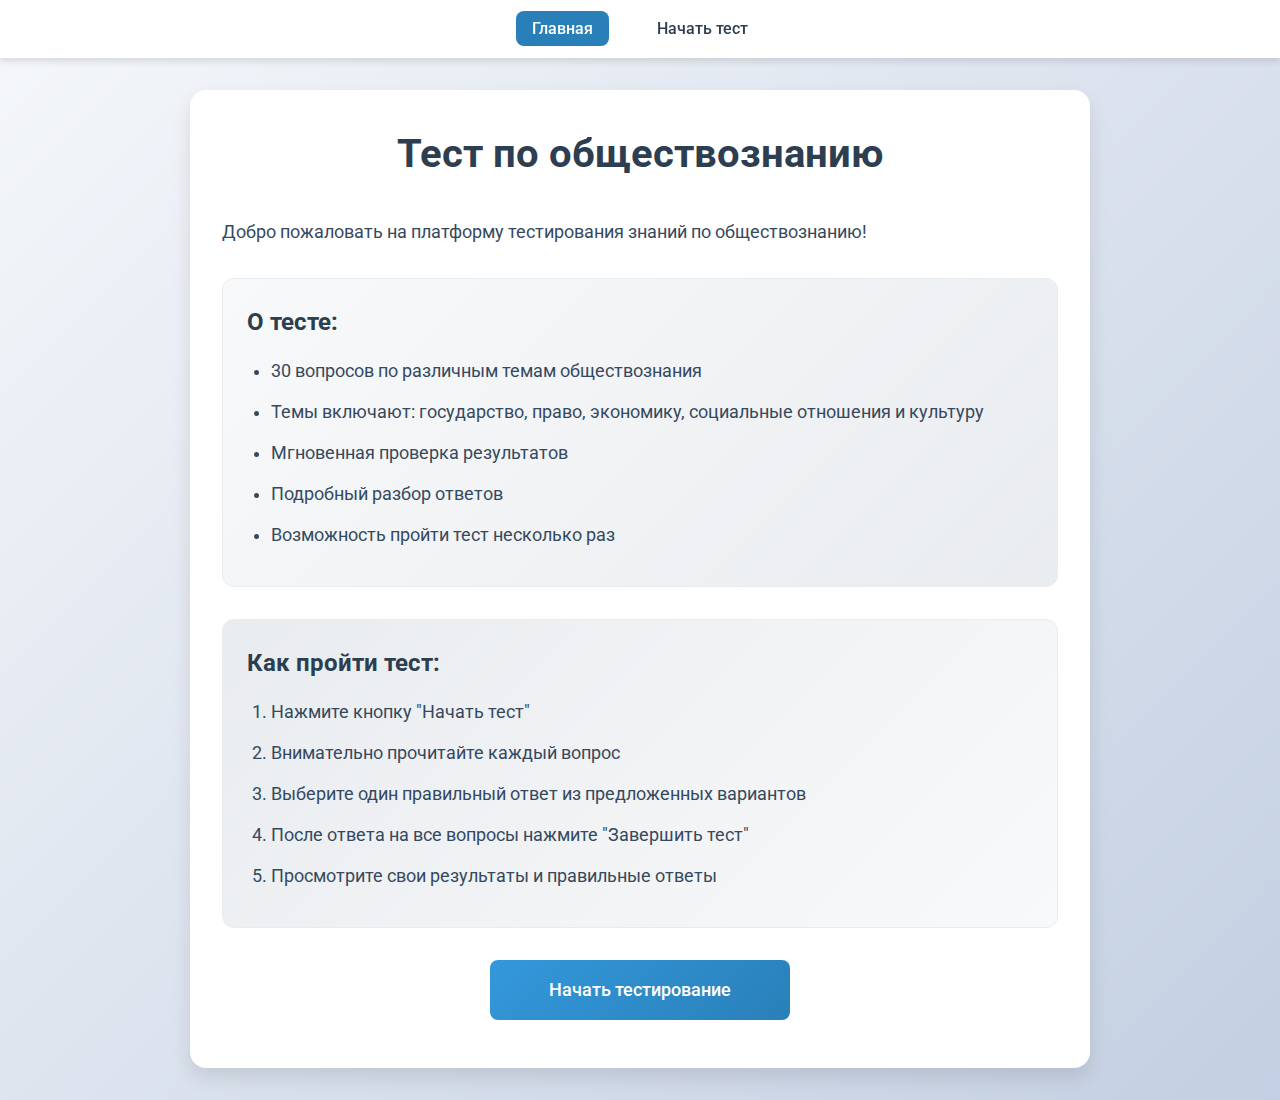
<file: index.html>
<!DOCTYPE html>
<html lang="ru">
<head>
    <meta charset="UTF-8">
    <meta name="viewport" content="width=device-width, initial-scale=1.0">
    <title>Тест по обществознанию</title>
    <link rel="stylesheet" href="styles.css">
    <link href="https://fonts.googleapis.com/css2?family=Roboto:wght@400;500;700&display=swap" rel="stylesheet">
</head>
<body>
    <nav>
        <ul>
            <li><a href="index.html" class="active">Главная</a></li>
            <li><a href="test.html">Начать тест</a></li>
        </ul>
    </nav>
    <main>
        <div class="container">
            <h1>Тест по обществознанию</h1>
            <p>Добро пожаловать на платформу тестирования знаний по обществознанию!</p>
            
            <div class="features">
                <h2>О тесте:</h2>
                <ul>
                    <li>30 вопросов по различным темам обществознания</li>
                    <li>Темы включают: государство, право, экономику, социальные отношения и культуру</li>
                    <li>Мгновенная проверка результатов</li>
                    <li>Подробный разбор ответов</li>
                    <li>Возможность пройти тест несколько раз</li>
                </ul>
            </div>

            <div class="instructions">
                <h2>Как пройти тест:</h2>
                <ol>
                    <li>Нажмите кнопку "Начать тест"</li>
                    <li>Внимательно прочитайте каждый вопрос</li>
                    <li>Выберите один правильный ответ из предложенных вариантов</li>
                    <li>После ответа на все вопросы нажмите "Завершить тест"</li>
                    <li>Просмотрите свои результаты и правильные ответы</li>
                </ol>
            </div>

            <a href="test.html" class="btn">Начать тестирование</a>
        </div>
    </main>
</body>
</html>
</file>
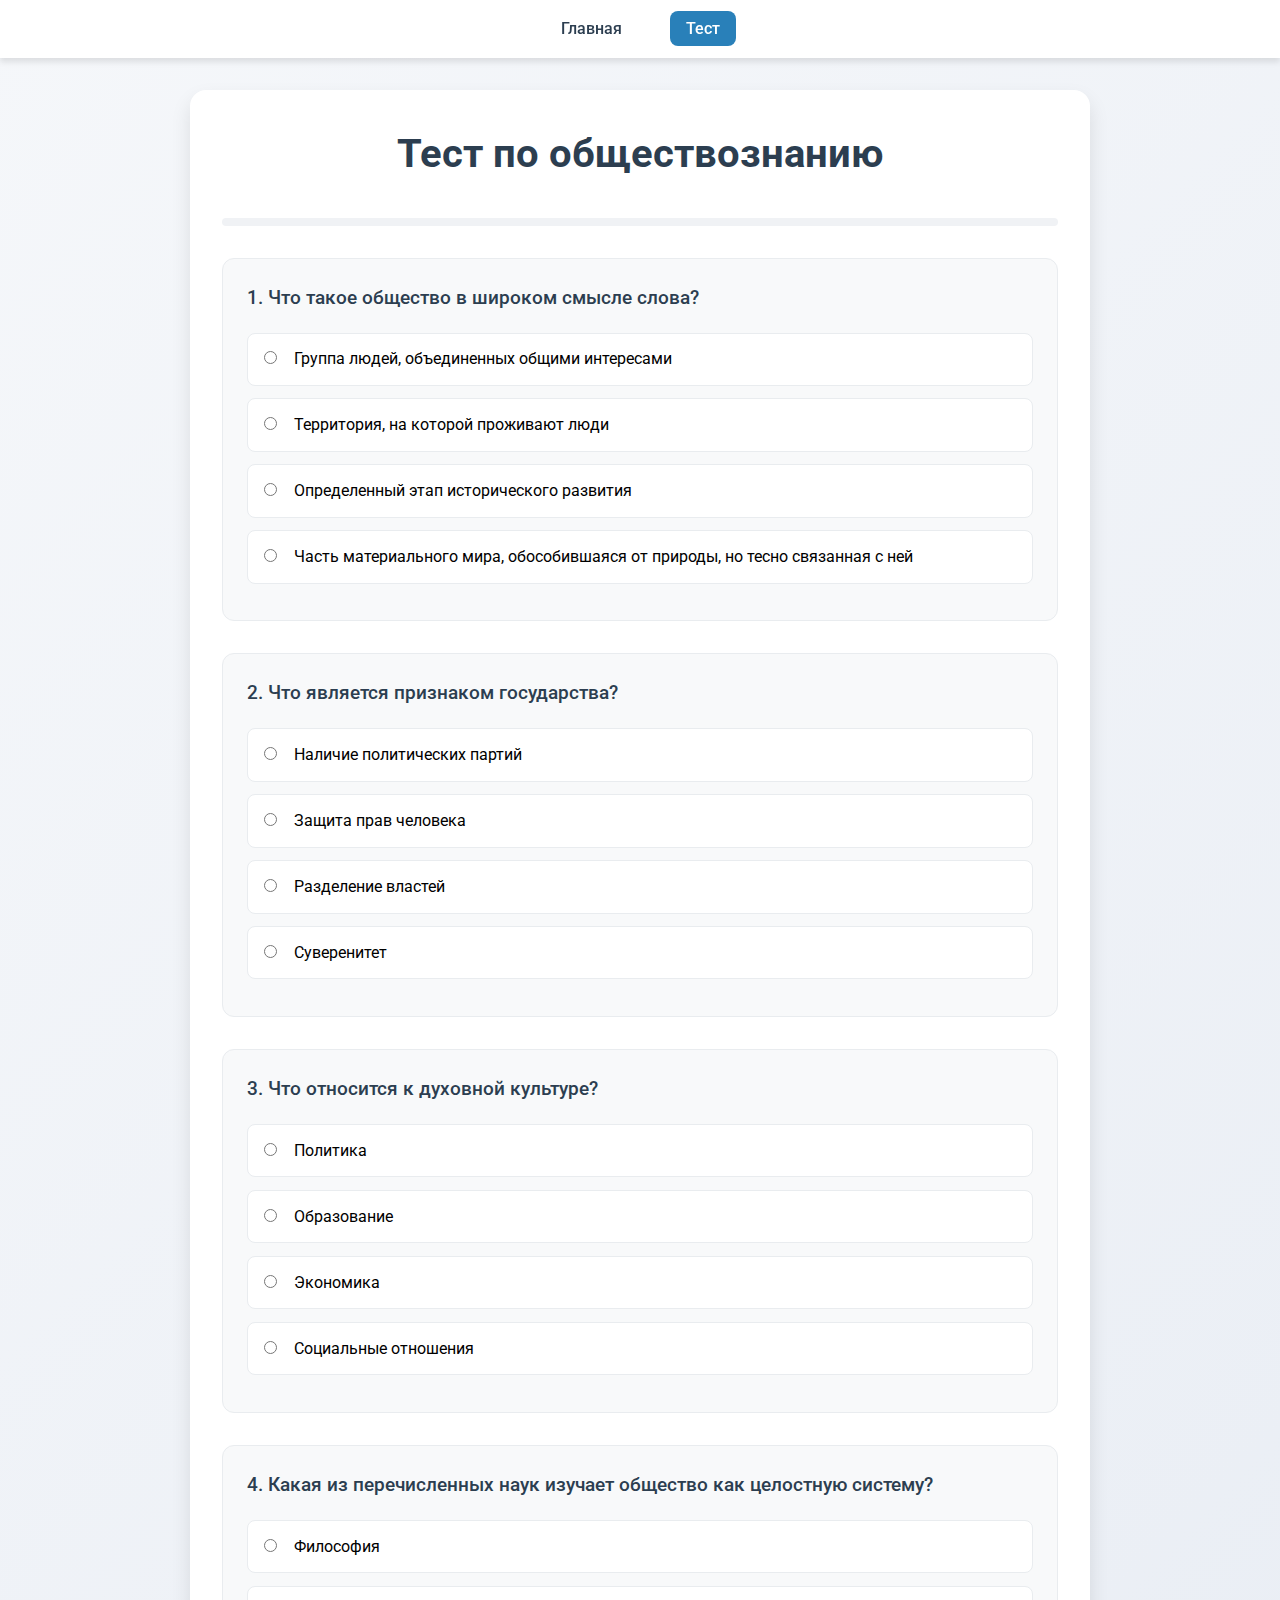
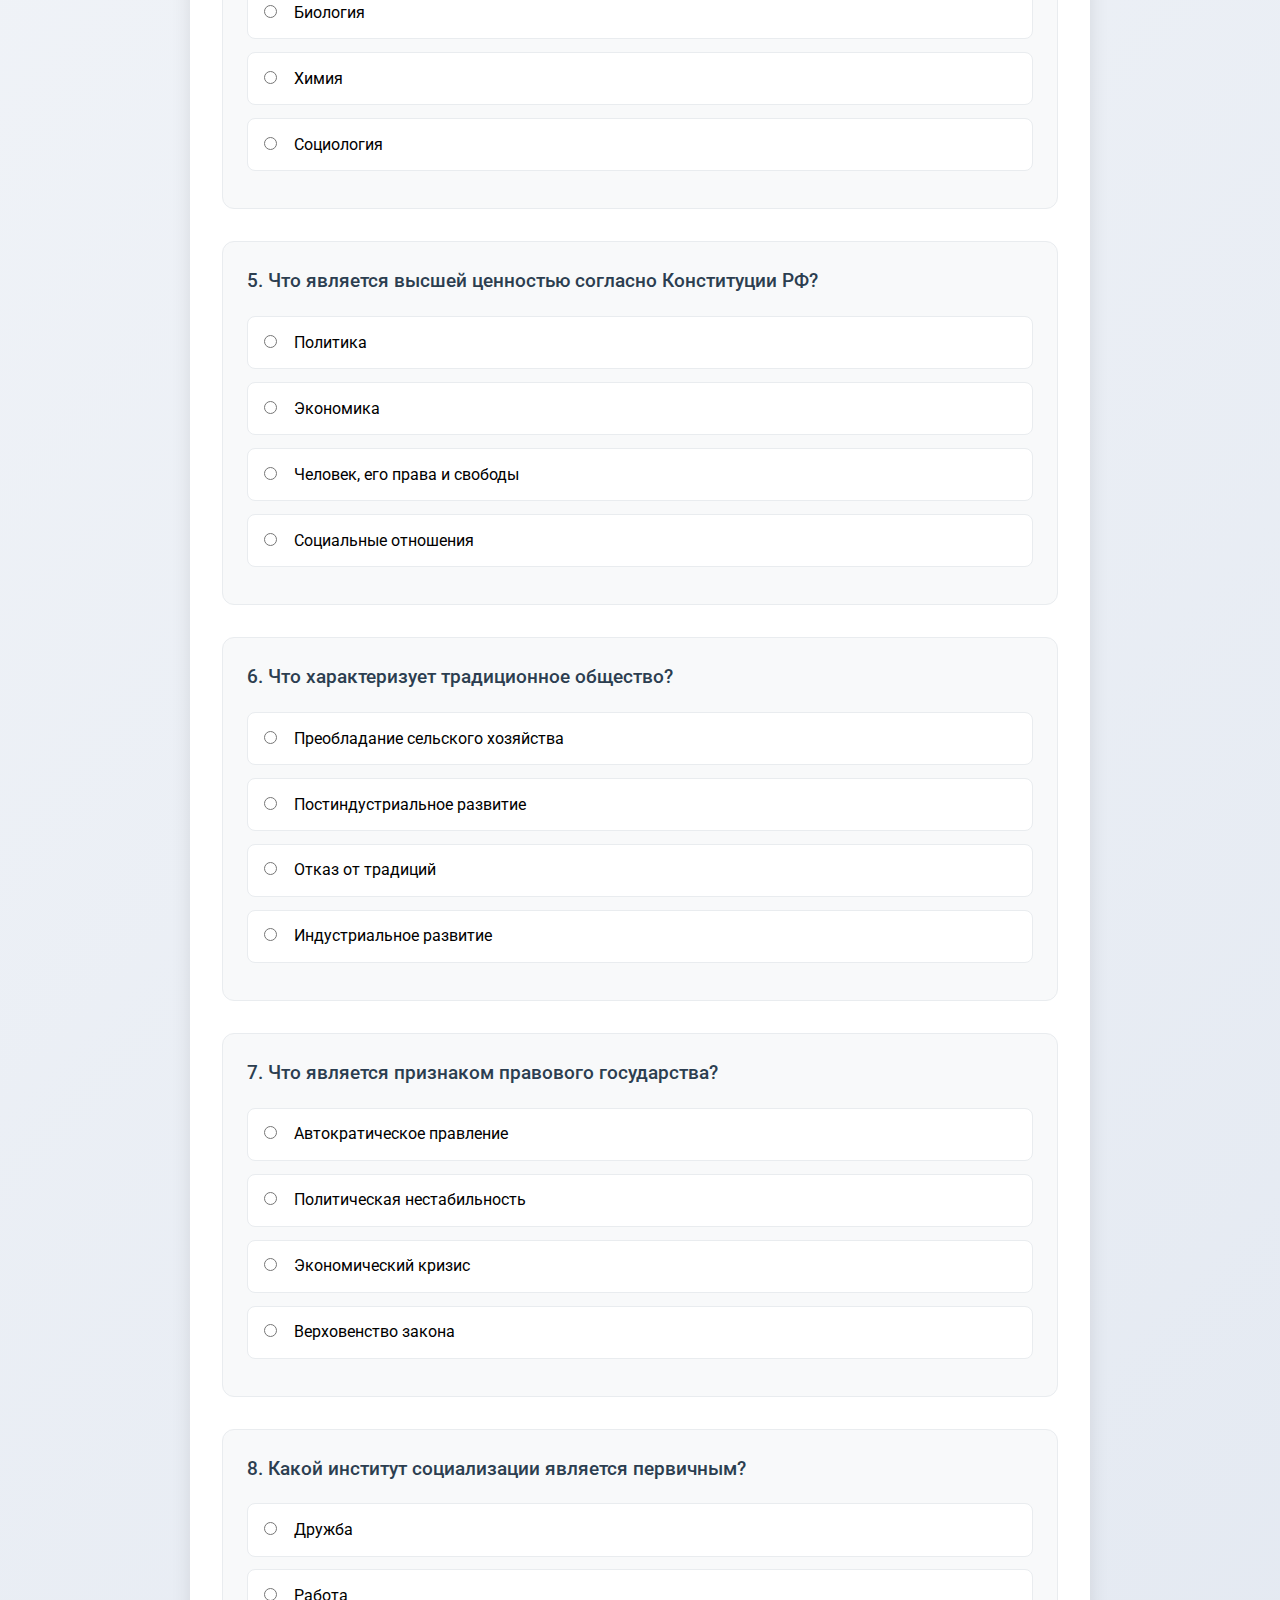
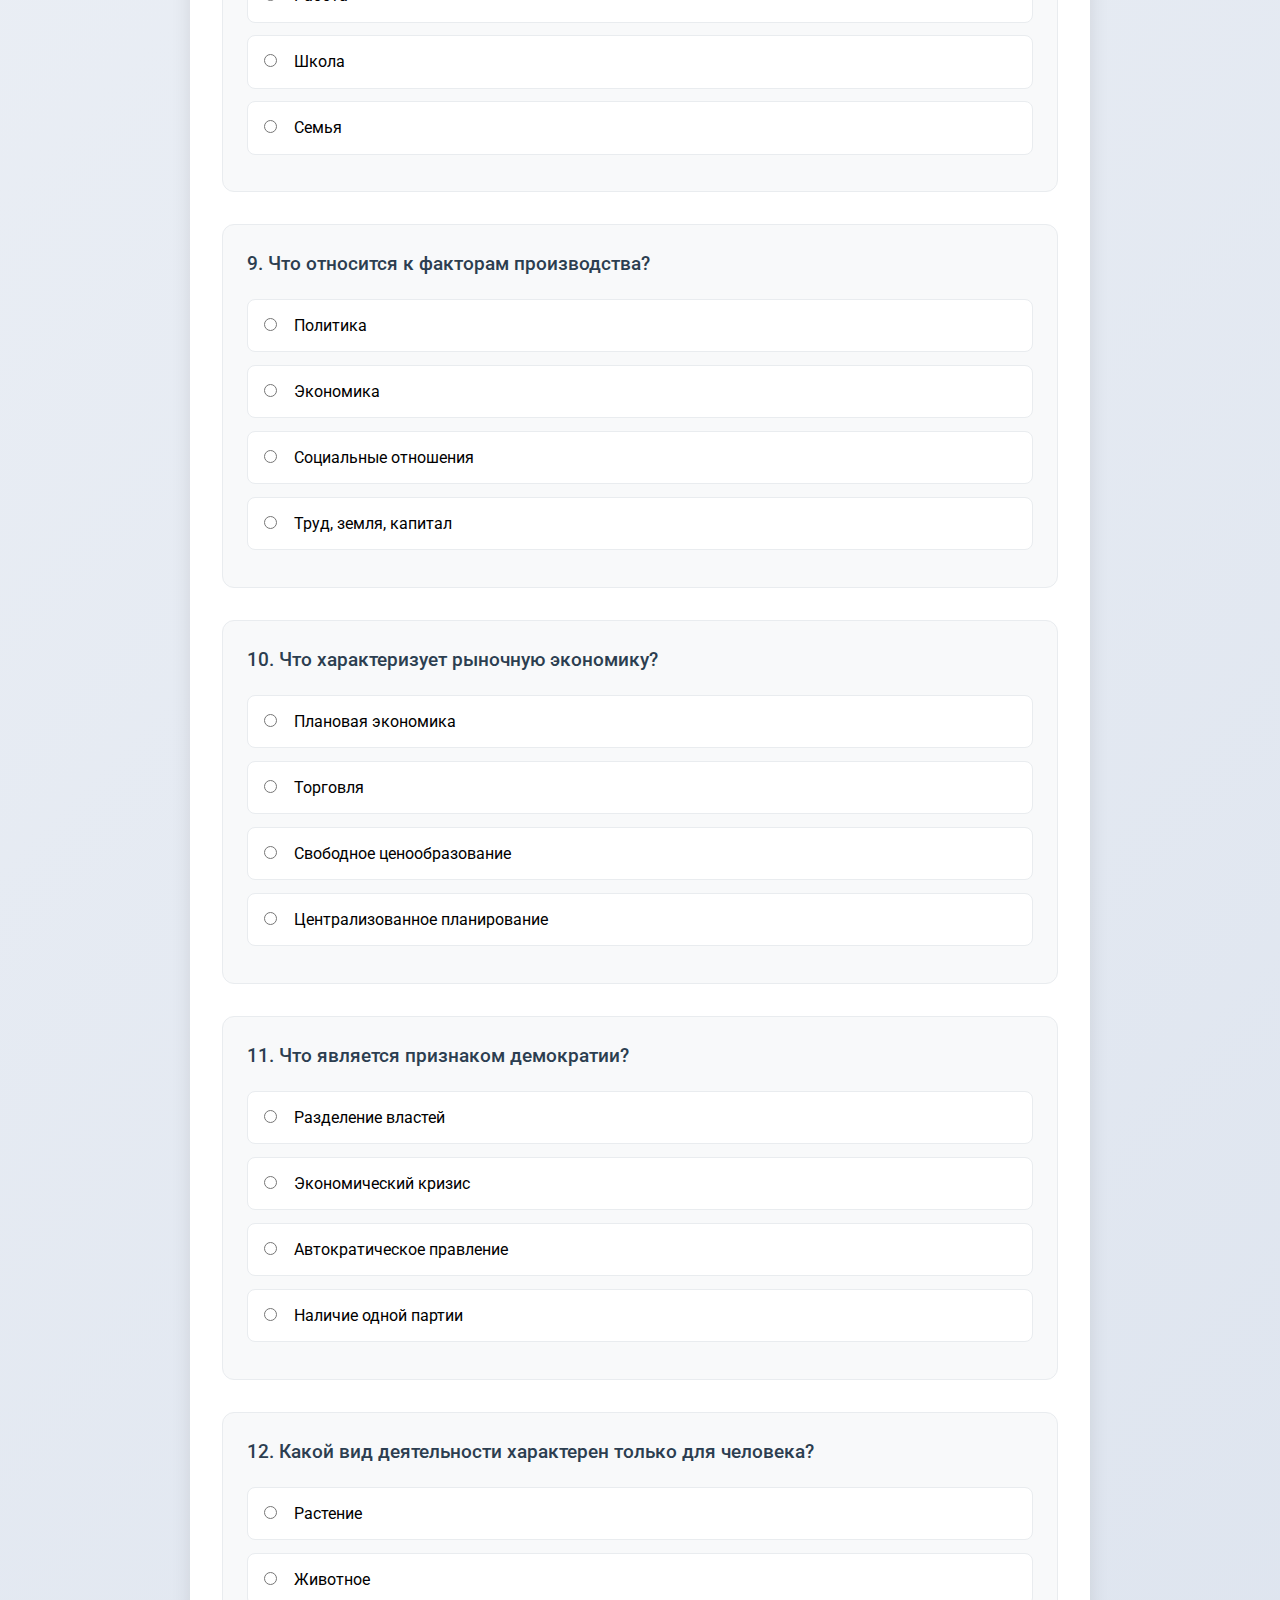
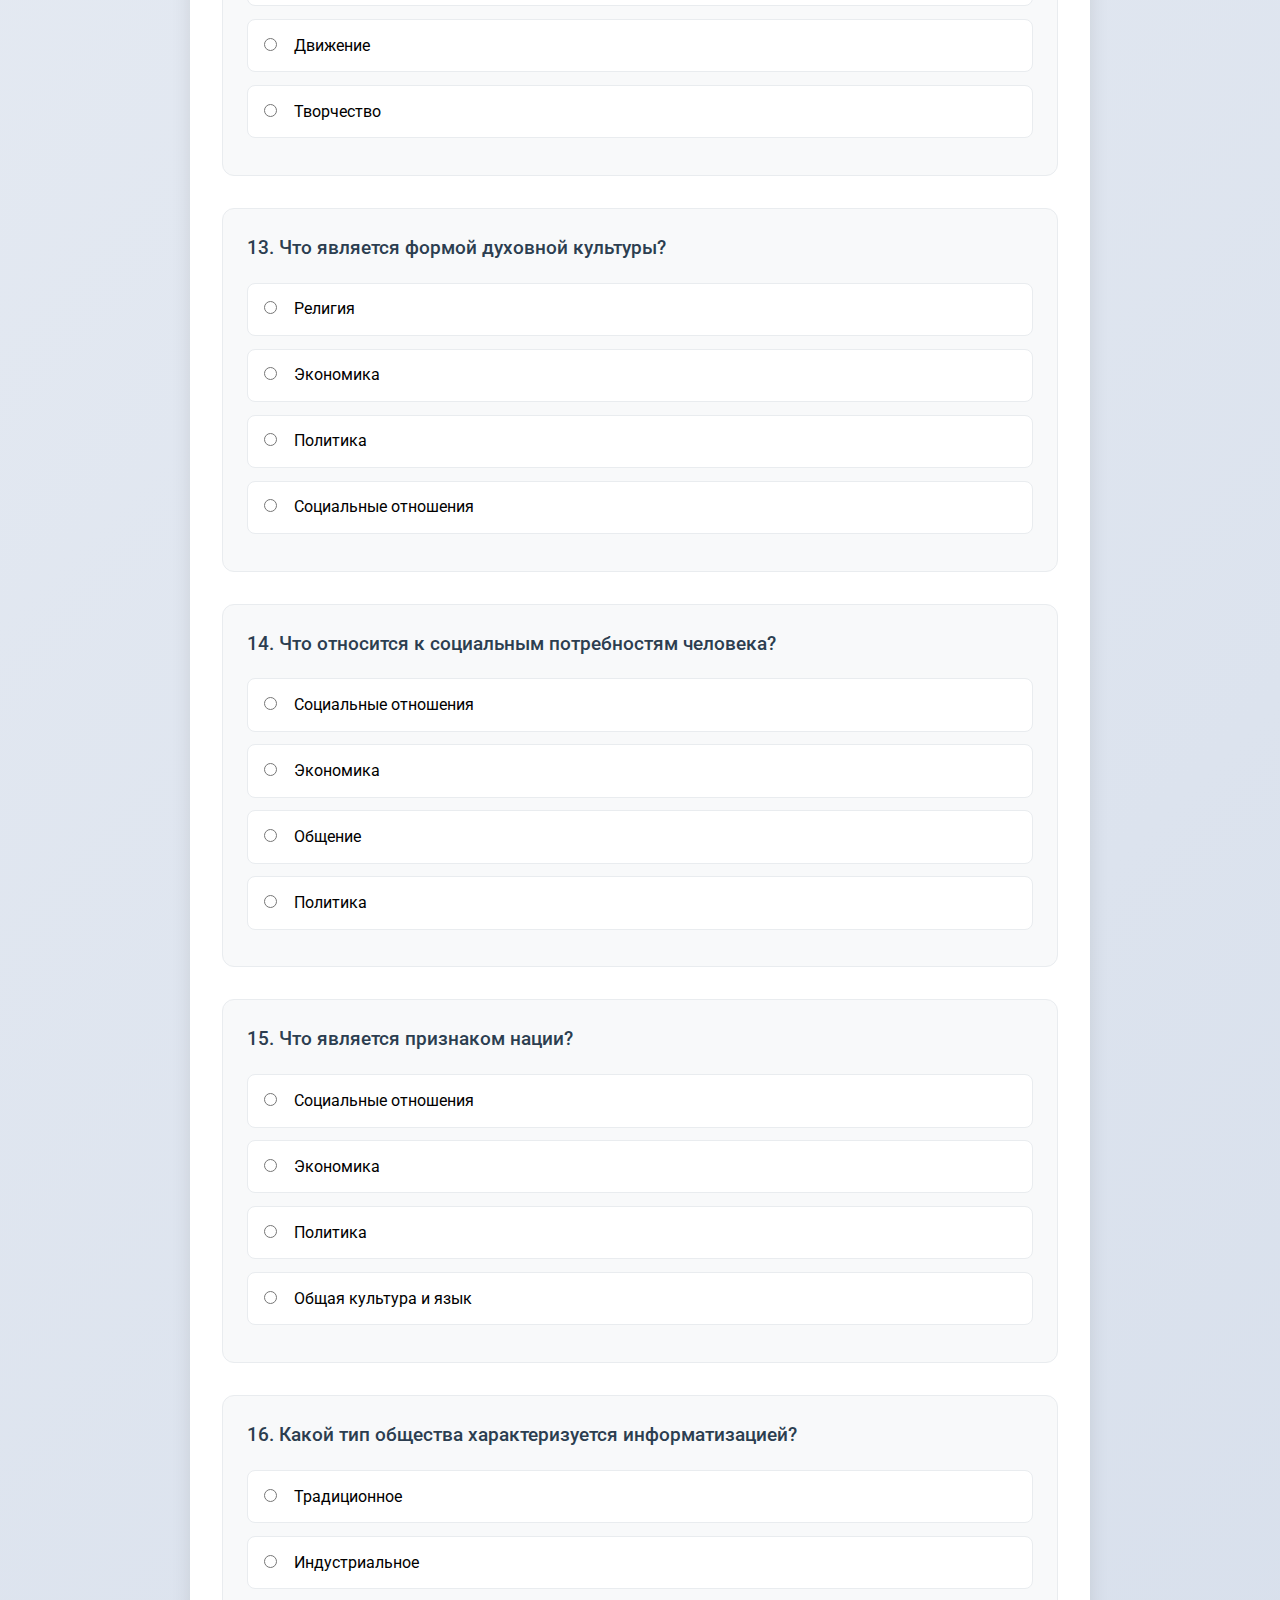
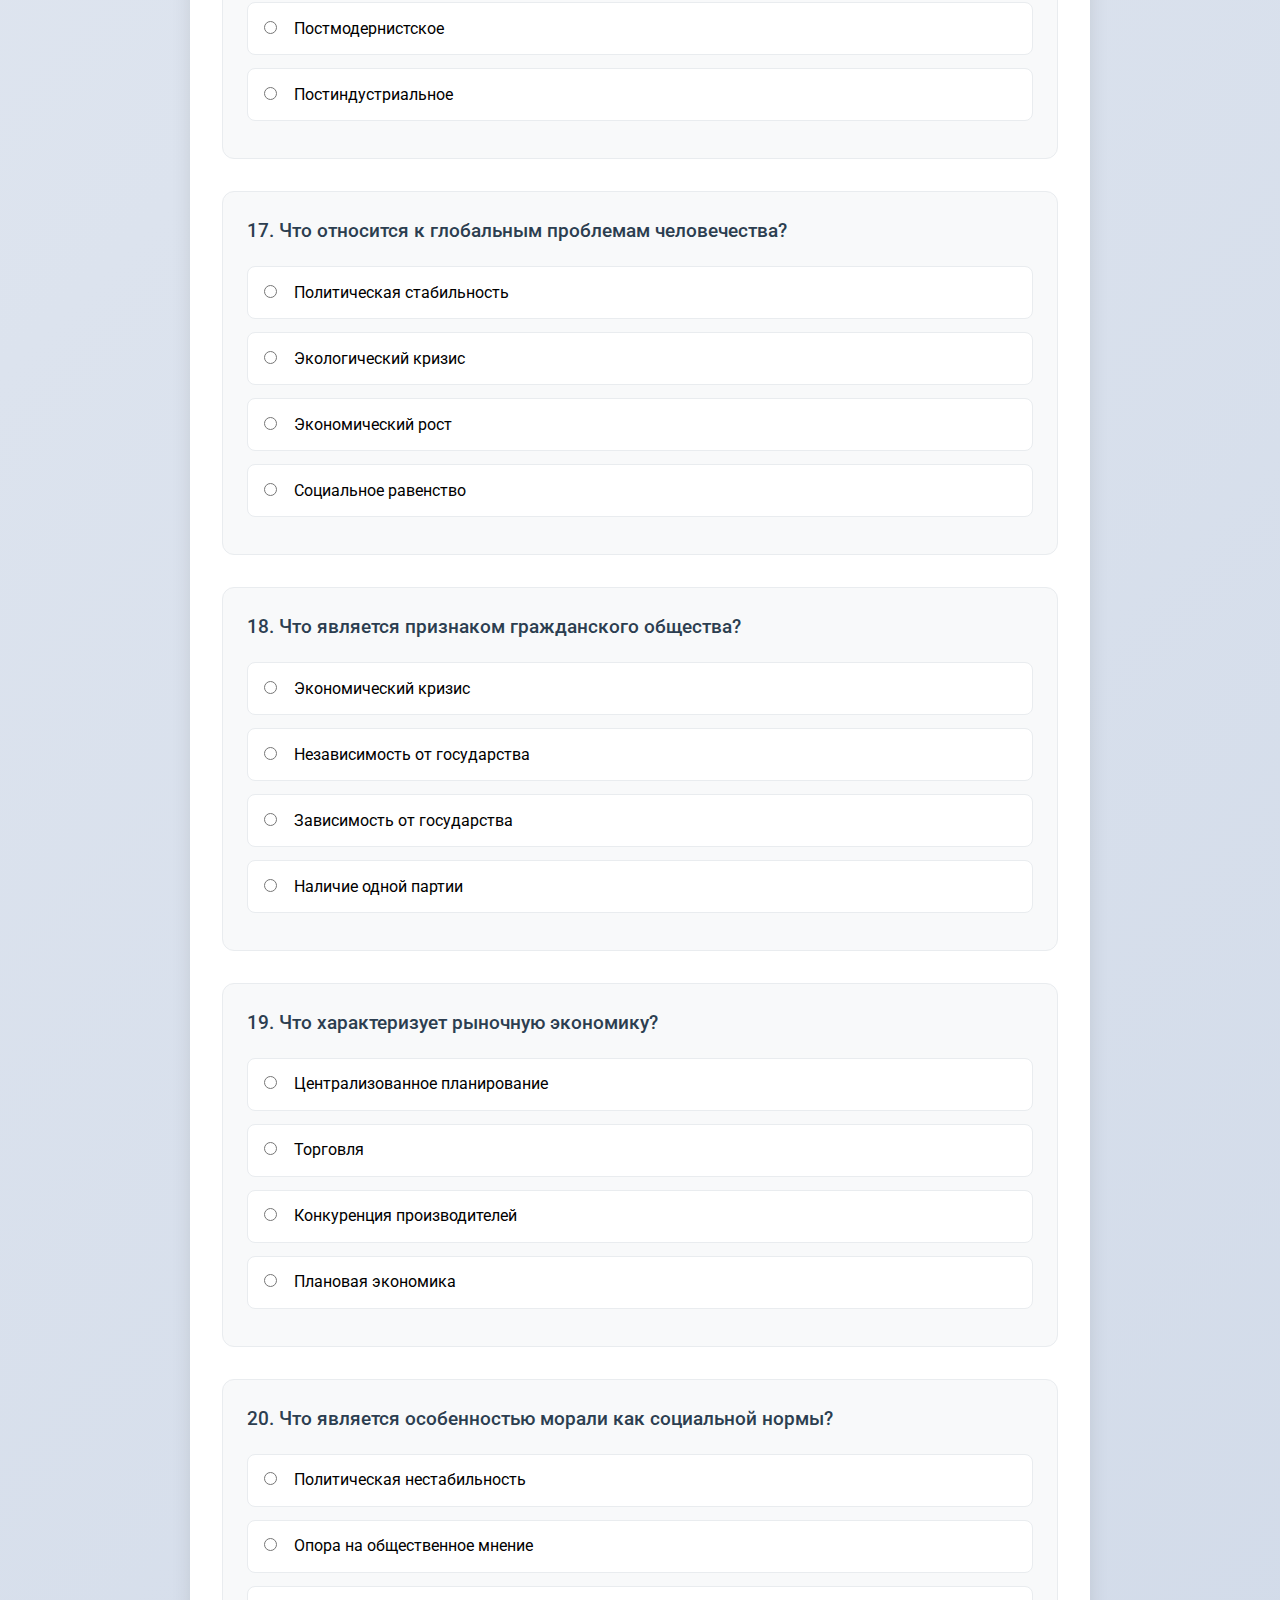
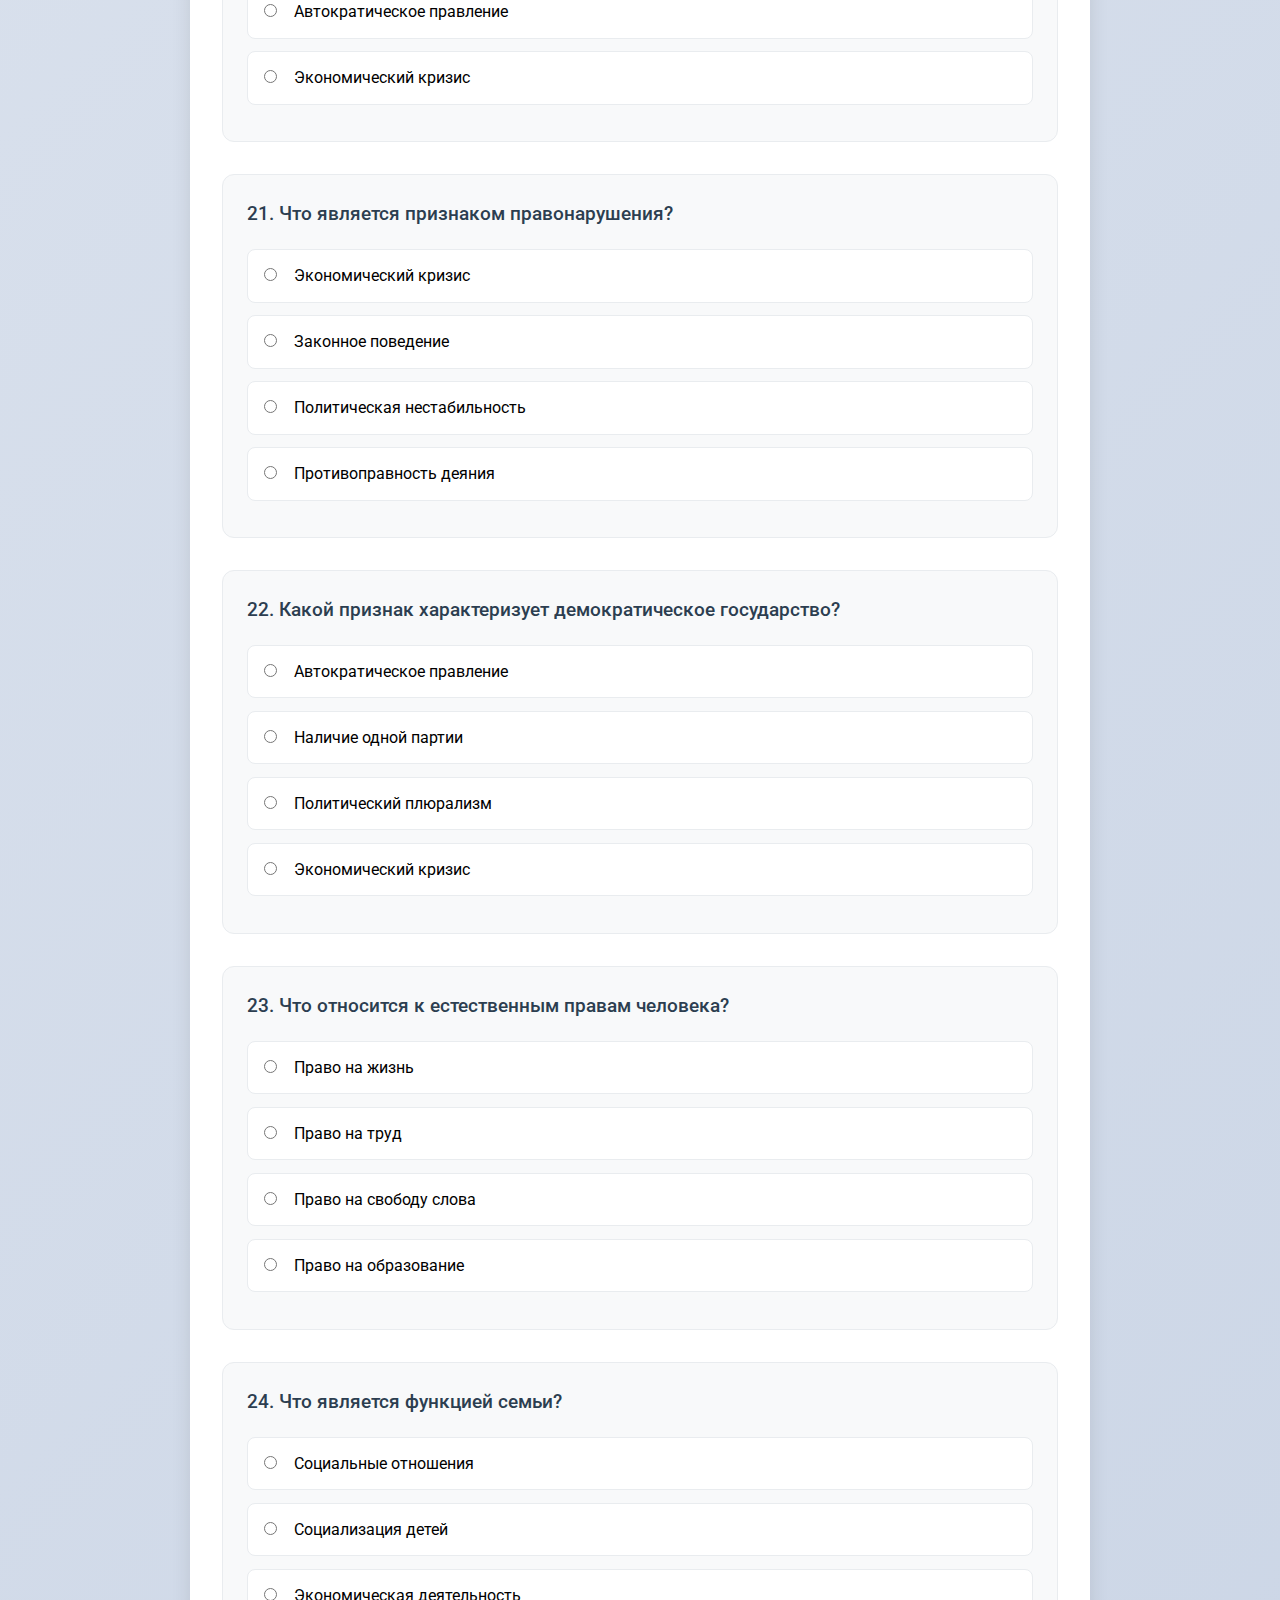
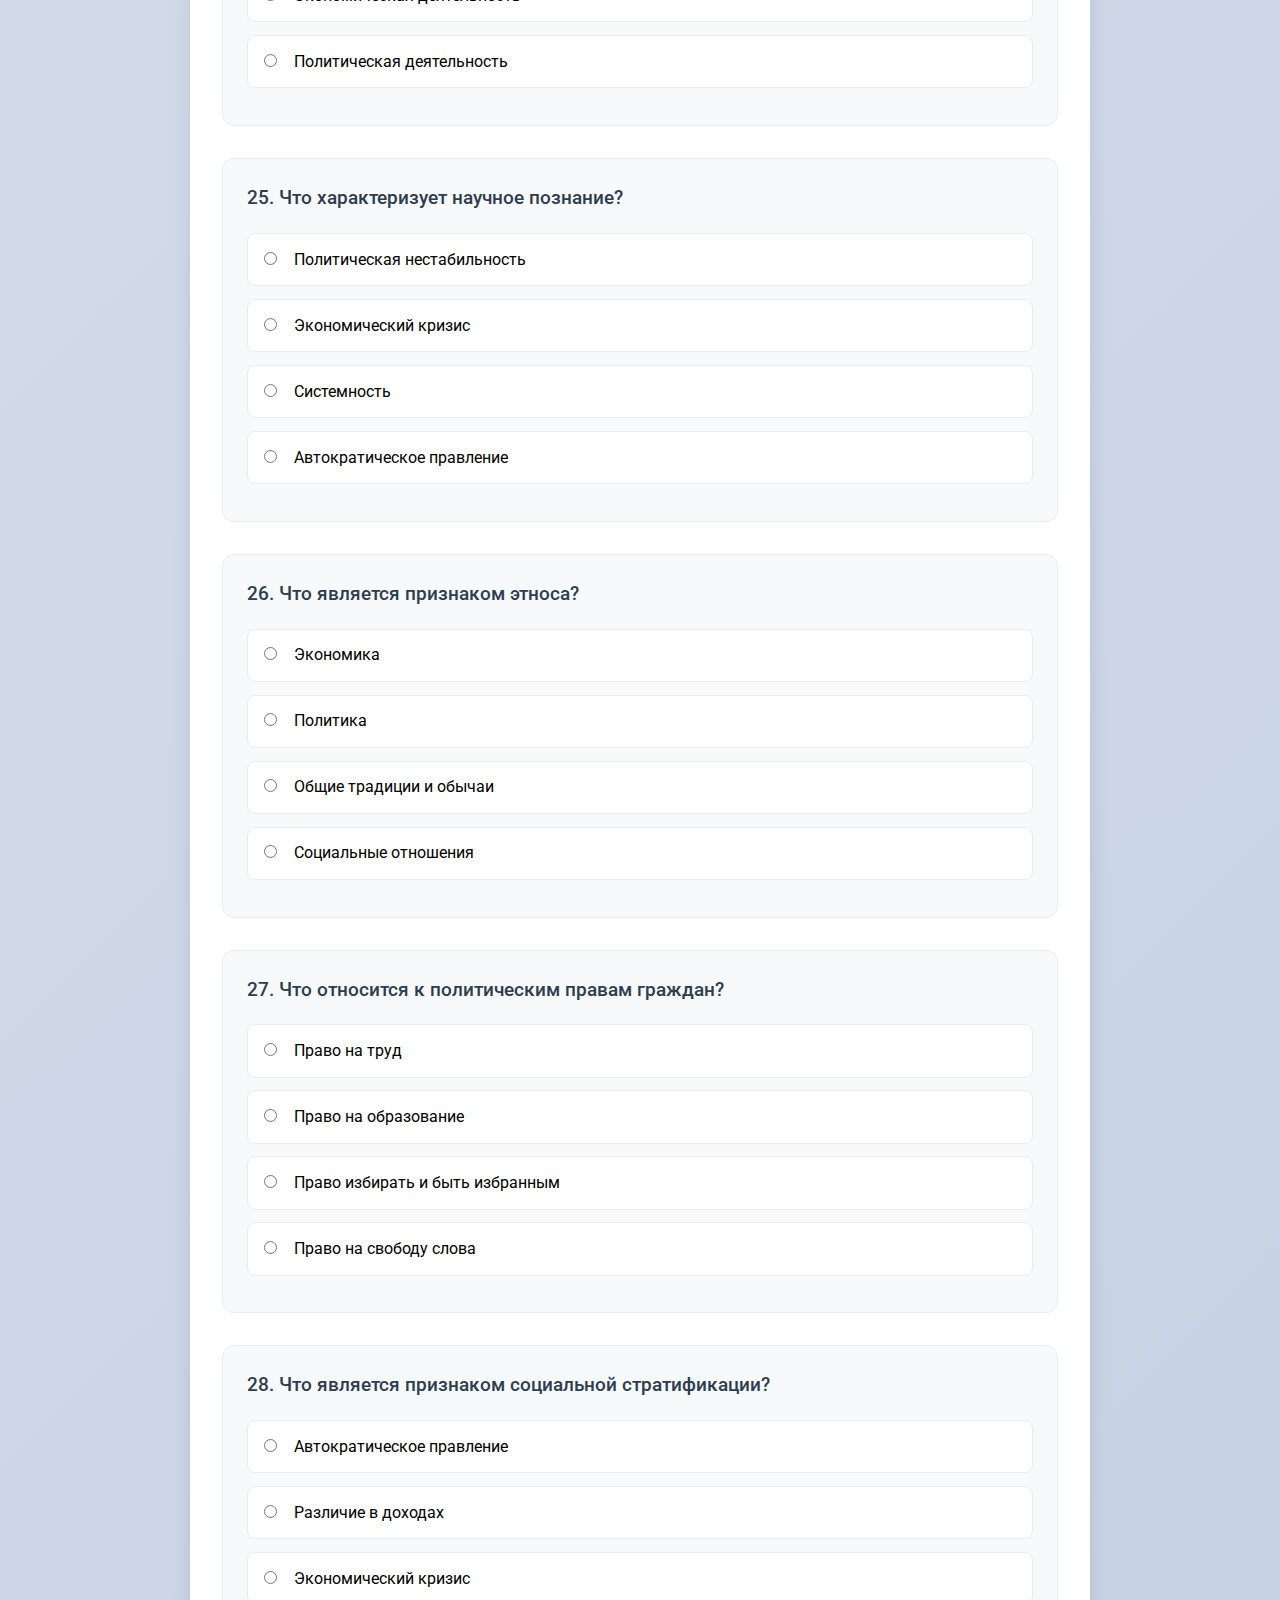
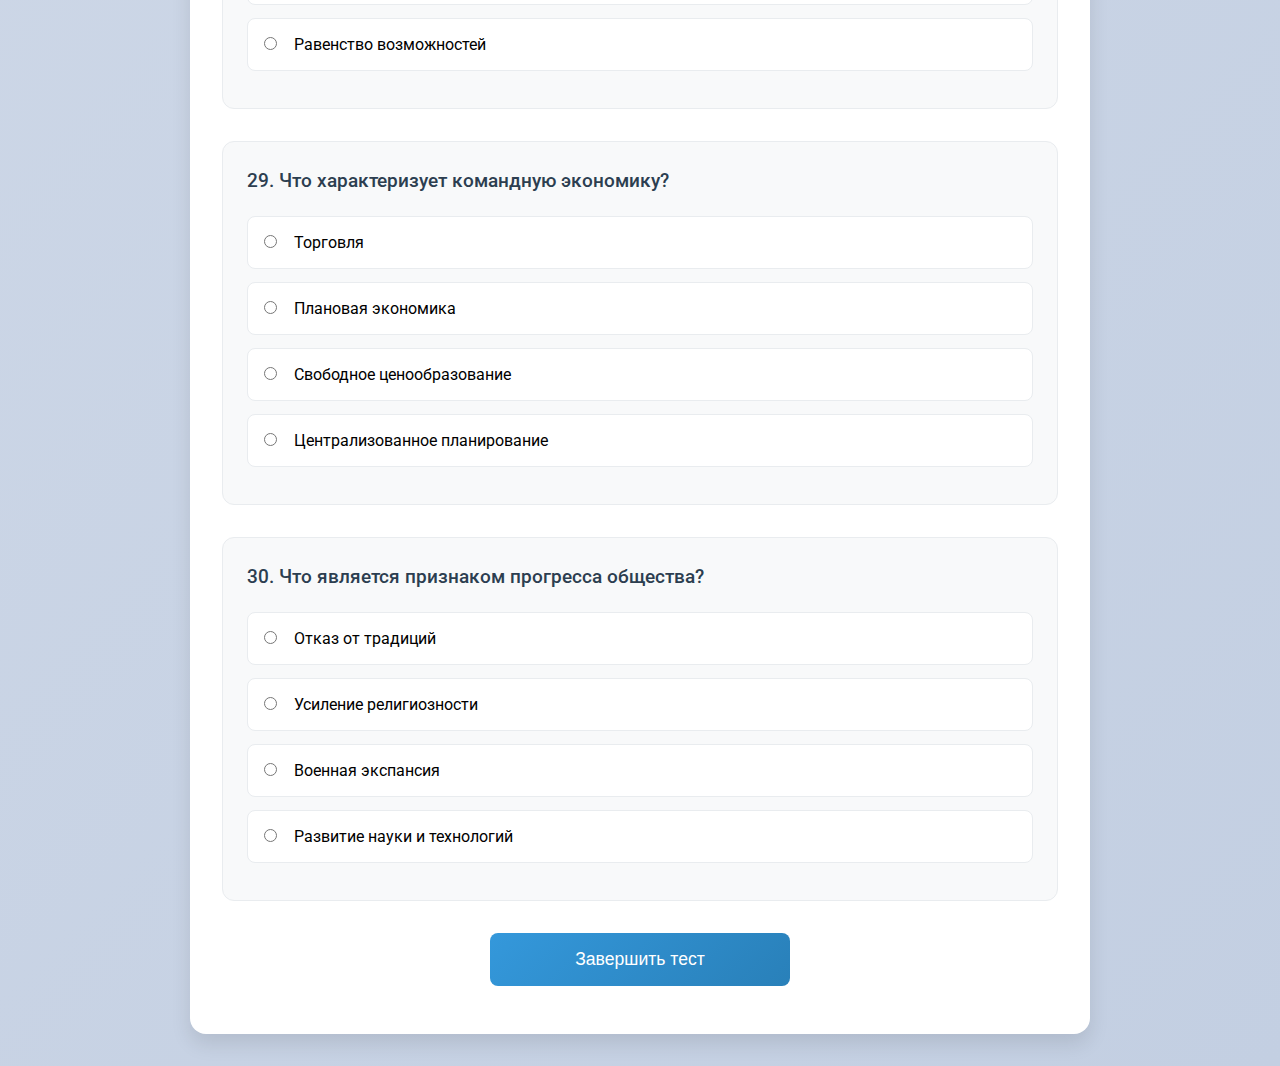
<file: test.html>
<!DOCTYPE html>
<html lang="ru">
<head>
    <meta charset="UTF-8">
    <meta name="viewport" content="width=device-width, initial-scale=1.0">
    <title>Тест по обществознанию</title>
    <link rel="stylesheet" href="styles.css">
    <link href="https://fonts.googleapis.com/css2?family=Roboto:wght@400;500;700&display=swap" rel="stylesheet">
</head>
<body>
    <nav>
        <ul>
            <li><a href="index.html">Главная</a></li>
            <li><a href="test.html" class="active">Тест</a></li>
        </ul>
    </nav>
    <main>
        <div class="container">
            <div id="test-container">
                <h1>Тест по обществознанию</h1>
                <div class="progress-container">
                    <div class="progress-bar" style="width: 0%"></div>
                </div>
                <form id="quiz-form">
                    <div class="question">
                        <p>1. Что такое общество в широком смысле слова?</p>
                        <label><input type="radio" name="q1" value="1"> Часть материального мира, обособившаяся от природы, но тесно связанная с ней</label>
                        <label><input type="radio" name="q1" value="0"> Группа людей, объединенных общими интересами</label>
                        <label><input type="radio" name="q1" value="0"> Определенный этап исторического развития</label>
                        <label><input type="radio" name="q1" value="0"> Территория, на которой проживают люди</label>
                    </div>

                    <div class="question">
                        <p>2. Что является признаком государства?</p>
                        <label><input type="radio" name="q2" value="1"> Суверенитет</label>
                        <label><input type="radio" name="q2" value="0"> Наличие политических партий</label>
                        <label><input type="radio" name="q2" value="0"> Защита прав человека</label>
                        <label><input type="radio" name="q2" value="0"> Разделение властей</label>
                    </div>

                    <div class="question">
                        <p>3. Что относится к духовной культуре?</p>
                        <label><input type="radio" name="q3" value="1"> Образование</label>
                        <label><input type="radio" name="q3" value="0"> Производство</label>
                        <label><input type="radio" name="q3" value="0"> Потребление</label>
                        <label><input type="radio" name="q3" value="0"> Торговля</label>
                    </div>

                    <div class="question">
                        <p>4. Какой из перечисленных наук изучает общество как целостную систему?</p>
                        <label><input type="radio" name="q4" value="1"> Социология</label>
                        <label><input type="radio" name="q4" value="0"> Психология</label>
                        <label><input type="radio" name="q4" value="0"> География</label>
                        <label><input type="radio" name="q4" value="0"> Биология</label>
                    </div>

                    <div class="question">
                        <p>5. Что является высшей ценностью согласно Конституции РФ?</p>
                        <label><input type="radio" name="q5" value="1"> Человек, его права и свободы</label>
                        <label><input type="radio" name="q5" value="0"> Государственная власть</label>
                        <label><input type="radio" name="q5" value="0"> Частная собственность</label>
                        <label><input type="radio" name="q5" value="0"> Национальные интересы</label>
                    </div>

                    <div class="question">
                        <p>6. Что характеризует традиционное общество?</p>
                        <label><input type="radio" name="q6" value="1"> Преобладание сельского хозяйства</label>
                        <label><input type="radio" name="q6" value="0"> Развитие промышленности</label>
                        <label><input type="radio" name="q6" value="0"> Информационные технологии</label>
                        <label><input type="radio" name="q6" value="0"> Урбанизация</label>
                    </div>

                    <div class="question">
                        <p>7. Что является признаком правового государства?</p>
                        <label><input type="radio" name="q7" value="1"> Верховенство закона</label>
                        <label><input type="radio" name="q7" value="0"> Единая идеология</label>
                        <label><input type="radio" name="q7" value="0"> Цензура СМИ</label>
                        <label><input type="radio" name="q7" value="0"> Однопартийная система</label>
                    </div>

                    <div class="question">
                        <p>8. Какой институт социализации является первичным?</p>
                        <label><input type="radio" name="q8" value="1"> Семья</label>
                        <label><input type="radio" name="q8" value="0"> Школа</label>
                        <label><input type="radio" name="q8" value="0"> Армия</label>
                        <label><input type="radio" name="q8" value="0"> Трудовой коллектив</label>
                    </div>

                    <div class="question">
                        <p>9. Что относится к факторам производства?</p>
                        <label><input type="radio" name="q9" value="1"> Труд, земля, капитал</label>
                        <label><input type="radio" name="q9" value="0"> Спрос, предложение, цена</label>
                        <label><input type="radio" name="q9" value="0"> Прибыль, убытки, издержки</label>
                        <label><input type="radio" name="q9" value="0"> Налоги, кредиты, инвестиции</label>
                    </div>

                    <div class="question">
                        <p>10. Что характеризует рыночную экономику?</p>
                        <label><input type="radio" name="q10" value="1"> Свободное ценообразование</label>
                        <label><input type="radio" name="q10" value="0"> Государственное планирование</label>
                        <label><input type="radio" name="q10" value="0"> Отсутствие конкуренции</label>
                        <label><input type="radio" name="q10" value="0"> Централизованное распределение</label>
                    </div>

                    <div class="question">
                        <p>11. Что является признаком демократии?</p>
                        <label><input type="radio" name="q11" value="1"> Разделение властей</label>
                        <label><input type="radio" name="q11" value="0"> Единовластие</label>
                        <label><input type="radio" name="q11" value="0"> Цензура</label>
                        <label><input type="radio" name="q11" value="0"> Отсутствие оппозиции</label>
                    </div>

                    <div class="question">
                        <p>12. Какой вид деятельности характерен только для человека?</p>
                        <label><input type="radio" name="q12" value="1"> Творчество</label>
                        <label><input type="radio" name="q12" value="0"> Потребление пищи</label>
                        <label><input type="radio" name="q12" value="0"> Движение</label>
                        <label><input type="radio" name="q12" value="0"> Общение звуками</label>
                    </div>

                    <div class="question">
                        <p>13. Что является формой духовной культуры?</p>
                        <label><input type="radio" name="q13" value="1"> Религия</label>
                        <label><input type="radio" name="q13" value="0"> Производство</label>
                        <label><input type="radio" name="q13" value="0"> Торговля</label>
                        <label><input type="radio" name="q13" value="0"> Строительство</label>
                    </div>

                    <div class="question">
                        <p>14. Что относится к социальным потребностям человека?</p>
                        <label><input type="radio" name="q14" value="1"> Общение</label>
                        <label><input type="radio" name="q14" value="0"> Пища</label>
                        <label><input type="radio" name="q14" value="0"> Сон</label>
                        <label><input type="radio" name="q14" value="0"> Тепло</label>
                    </div>

                    <div class="question">
                        <p>15. Что является признаком нации?</p>
                        <label><input type="radio" name="q15" value="1"> Общая культура и язык</label>
                        <label><input type="radio" name="q15" value="0"> Общая территория</label>
                        <label><input type="radio" name="q15" value="0"> Единое гражданство</label>
                        <label><input type="radio" name="q15" value="0"> Общая религия</label>
                    </div>

                    <div class="question">
                        <p>16. Какой тип общества характеризует информатизацию?</p>
                        <label><input type="radio" name="q16" value="1"> Постиндустриальное</label>
                        <label><input type="radio" name="q16" value="0"> Традиционное</label>
                        <label><input type="radio" name="q16" value="0"> Индустриальное</label>
                        <label><input type="radio" name="q16" value="0"> Аграрное</label>
                    </div>

                    <div class="question">
                        <p>17. Что относится к глобальным проблемам человечества?</p>
                        <label><input type="radio" name="q17" value="1"> Экологический кризис</label>
                        <label><input type="radio" name="q17" value="0"> Выборы президента</label>
                        <label><input type="radio" name="q17" value="0"> Экономический рост</label>
                        <label><input type="radio" name="q17" value="0"> Развитие культуры</label>
                    </div>

                    <div class="question">
                        <p>18. Что является признаком гражданского общества?</p>
                        <label><input type="radio" name="q18" value="1"> Независимость от государства</label>
                        <label><input type="radio" name="q18" value="0"> Подчинение церкви</label>
                        <label><input type="radio" name="q18" value="0"> Военная дисциплина</label>
                        <label><input type="radio" name="q18" value="0"> Государственная собственность</label>
                    </div>

                    <div class="question">
                        <p>19. Что характеризует рыночную экономику?</p>
                        <label><input type="radio" name="q19" value="1"> Конкуренция производителей</label>
                        <label><input type="radio" name="q19" value="0"> Государственное ценообразование</label>
                        <label><input type="radio" name="q19" value="0"> Плановое производство</label>
                        <label><input type="radio" name="q19" value="0"> Отсутствие частной собственности</label>
                    </div>

                    <div class="question">
                        <p>20. Что является особенностью морали как социальной нормы?</p>
                        <label><input type="radio" name="q20" value="1"> Опора на общественное мнение</label>
                        <label><input type="radio" name="q20" value="0"> Принятие государством</label>
                        <label><input type="radio" name="q20" value="0"> Письменная форма</label>
                        <label><input type="radio" name="q20" value="0"> Строгая формальность</label>
                    </div>

                    <div class="question">
                        <p>21. Что является признаком правонарушения?</p>
                        <label><input type="radio" name="q21" value="1"> Противоправность деяния</label>
                        <label><input type="radio" name="q21" value="0"> Наличие дееспособности</label>
                        <label><input type="radio" name="q21" value="0"> Достижение совершеннолетия</label>
                        <label><input type="radio" name="q21" value="0"> Наличие гражданства</label>
                    </div>

                    <div class="question">
                        <p>22. Какой признак характеризует демократическое государство?</p>
                        <label><input type="radio" name="q22" value="1"> Политический плюрализм</label>
                        <label><input type="radio" name="q22" value="0"> Единая идеология</label>
                        <label><input type="radio" name="q22" value="0"> Однопартийность</label>
                        <label><input type="radio" name="q22" value="0"> Цензура СМИ</label>
                    </div>

                    <div class="question">
                        <p>23. Что относится к естественным правам человека?</p>
                        <label><input type="radio" name="q23" value="1"> Право на жизнь</label>
                        <label><input type="radio" name="q23" value="0"> Право на труд</label>
                        <label><input type="radio" name="q23" value="0"> Право на образование</label>
                        <label><input type="radio" name="q23" value="0"> Право на пенсию</label>
                    </div>

                    <div class="question">
                        <p>24. Что является функцией семьи?</p>
                        <label><input type="radio" name="q24" value="1"> Социализация детей</label>
                        <label><input type="radio" name="q24" value="0"> Производство товаров</label>
                        <label><input type="radio" name="q24" value="0"> Создание законов</label>
                        <label><input type="radio" name="q24" value="0"> Сбор налогов</label>
                    </div>

                    <div class="question">
                        <p>25. Что характеризует научное познание?</p>
                        <label><input type="radio" name="q25" value="1"> Системность</label>
                        <label><input type="radio" name="q25" value="0"> Необъективность</label>
                        <label><input type="radio" name="q25" value="0"> Предвзятость</label>
                        <label><input type="radio" name="q25" value="0"> Бездоказательность</label>
                    </div>

                    <div class="question">
                        <p>26. Что является признаком этноса?</p>
                        <label><input type="radio" name="q26" value="1"> Общие традиции и обычаи</label>
                        <label><input type="radio" name="q26" value="0"> Единое гражданство</label>
                        <label><input type="radio" name="q26" value="0"> Общая религия</label>
                        <label><input type="radio" name="q26" value="0"> Единая валюта</label>
                    </div>

                    <div class="question">
                        <p>27. Что относится к политическим правам граждан?</p>
                        <label><input type="radio" name="q27" value="1"> Право избирать и быть избранным</label>
                        <label><input type="radio" name="q27" value="0"> Право на жизнь</label>
                        <label><input type="radio" name="q27" value="0"> Право на труд</label>
                        <label><input type="radio" name="q27" value="0"> Право на отдых</label>
                    </div>

                    <div class="question">
                        <p>28. Что является признаком социальной стратификации?</p>
                        <label><input type="radio" name="q28" value="1"> Различие в доходах</label>
                        <label><input type="radio" name="q28" value="0"> Биологические различия</label>
                        <label><input type="radio" name="q28" value="0"> Географическое положение</label>
                        <label><input type="radio" name="q28" value="0"> Климатические условия</label>
                    </div>

                    <div class="question">
                        <p>29. Что характеризует командную экономику?</p>
                        <label><input type="radio" name="q29" value="1"> Централизованное планирование</label>
                        <label><input type="radio" name="q29" value="0"> Свободное ценообразование</label>
                        <label><input type="radio" name="q29" value="0"> Частная собственность</label>
                        <label><input type="radio" name="q29" value="0"> Конкуренция производителей</label>
                    </div>

                    <div class="question">
                        <p>30. Что является признаком прогресса общества?</p>
                        <label><input type="radio" name="q30" value="1"> Развитие науки и технологий</label>
                        <label><input type="radio" name="q30" value="0"> Отказ от традиций</label>
                        <label><input type="radio" name="q30" value="0"> Усиление религиозности</label>
                        <label><input type="radio" name="q30" value="0"> Военная экспансия</label>
                    </div>

                    <button type="button" id="finish-test" class="btn">Завершить тест</button>
                </form>
            </div>
            <div id="results" style="display: none;">
                <div class="score-container">
                    <h2>Результаты теста</h2>
                    <div class="score-number"><span id="score">0</span> из 30</div>
                    <p>Процент правильных ответов: <span id="percentage">0</span>%</p>
                    <p>Ваша оценка: <span id="grade">0</span></p>
                </div>
                <div class="grade-info">
                    <h3>Система оценивания:</h3>
                    <ul>
                        <li>100% - оценка 5 (отлично)</li>
                        <li>80-90% - оценка 4 (хорошо)</li>
                        <li>60-70% - оценка 3 (удовлетворительно)</li>
                        <li>менее 60% - оценка 2 (неудовлетворительно)</li>
                    </ul>
                </div>
                <div id="answers-review"></div>
                <button type="button" class="btn" onclick="location.reload()">Пройти тест заново</button>
            </div>
        </div>
    </main>
    <script src="script.js"></script>
</body>
</html>
</file>
<file: styles.css>
* {
    margin: 0;
    padding: 0;
    box-sizing: border-box;
}

body {
    font-family: 'Roboto', Arial, sans-serif;
    line-height: 1.6;
    background: linear-gradient(135deg, #f5f7fa 0%, #c3cfe2 100%);
    min-height: 100vh;
}

nav {
    background-color: #ffffff;
    box-shadow: 0 4px 6px rgba(0, 0, 0, 0.1);
    padding: 1rem 0;
    position: sticky;
    top: 0;
    z-index: 1000;
}

nav ul {
    list-style: none;
    display: flex;
    justify-content: center;
    gap: 2rem;
    max-width: 1200px;
    margin: 0 auto;
    padding: 0 1rem;
}

nav a {
    text-decoration: none;
    color: #2c3e50;
    font-weight: 500;
    padding: 0.5rem 1rem;
    border-radius: 8px;
    transition: all 0.3s ease;
}

nav a:hover {
    background-color: #3498db;
    color: white;
}

nav a.active {
    background-color: #2980b9;
    color: white;
}

.container {
    max-width: 900px;
    margin: 2rem auto;
    padding: 2rem;
    background-color: #ffffff;
    border-radius: 16px;
    box-shadow: 0 10px 20px rgba(0, 0, 0, 0.1);
}

h1, h2 {
    color: #2c3e50;
    margin-bottom: 1.5rem;
    text-align: center;
    font-weight: 700;
}

h1 {
    font-size: 2.5rem;
    margin-bottom: 2rem;
}

p {
    margin-bottom: 1rem;
    color: #34495e;
    font-size: 1.1rem;
}

.btn {
    display: inline-block;
    padding: 1rem 2rem;
    background: linear-gradient(135deg, #3498db 0%, #2980b9 100%);
    color: white;
    text-decoration: none;
    border-radius: 8px;
    border: none;
    cursor: pointer;
    font-size: 1.1rem;
    font-weight: 500;
    transition: all 0.3s ease;
    text-align: center;
    width: 100%;
    max-width: 300px;
    margin: 1rem auto;
    display: block;
}

.btn:hover {
    transform: translateY(-2px);
    box-shadow: 0 4px 8px rgba(0, 0, 0, 0.2);
    background: linear-gradient(135deg, #2980b9 0%, #2c3e50 100%);
}

.question {
    margin-bottom: 2rem;
    padding: 1.5rem;
    background-color: #f8f9fa;
    border-radius: 12px;
    border: 1px solid #e9ecef;
    transition: all 0.3s ease;
}

.question:hover {
    transform: translateY(-2px);
    box-shadow: 0 4px 8px rgba(0, 0, 0, 0.1);
}

.question p {
    font-weight: 500;
    margin-bottom: 1.2rem;
    color: #2c3e50;
    font-size: 1.2rem;
}

.question label {
    display: block;
    margin: 0.8rem 0;
    padding: 0.8rem 1rem;
    cursor: pointer;
    transition: all 0.3s ease;
    border-radius: 8px;
    background-color: white;
    border: 1px solid #e9ecef;
}

.question label:hover {
    background-color: #e3f2fd;
    border-color: #bbdefb;
}

.question input[type="radio"] {
    margin-right: 0.8rem;
}

#results {
    margin-top: 2rem;
    text-align: center;
}

.score-container {
    background: linear-gradient(135deg, #a8e6cf 0%, #3498db 100%);
    color: white;
    padding: 2rem;
    border-radius: 12px;
    margin-bottom: 2rem;
}

.score-container h2 {
    color: white;
    margin-bottom: 1rem;
}

.score-number {
    font-size: 3rem;
    font-weight: 700;
    margin: 1rem 0;
}

#answers-review {
    margin-top: 2rem;
}

#answers-review p {
    margin: 1rem 0;
    padding: 1rem;
    border-radius: 8px;
    text-align: left;
}

#answers-review .correct {
    background-color: #a8e6cf;
    color: #1b5e20;
    border-left: 4px solid #2ecc71;
}

#answers-review .incorrect {
    background-color: #ffd3d1;
    color: #c0392b;
    border-left: 4px solid #e74c3c;
}

.progress-container {
    width: 100%;
    background-color: #f0f2f5;
    border-radius: 8px;
    margin: 2rem 0;
    overflow: hidden;
}

.progress-bar {
    height: 8px;
    background: linear-gradient(135deg, #3498db 0%, #2980b9 100%);
    transition: width 0.3s ease;
}

.features, .instructions {
    background-color: #f8f9fa;
    border-radius: 12px;
    padding: 1.5rem;
    margin: 2rem 0;
    border: 1px solid #e9ecef;
}

.features h2, .instructions h2 {
    color: #2c3e50;
    margin-bottom: 1rem;
    text-align: left;
}

.features ul, .instructions ol {
    margin-left: 1.5rem;
    color: #34495e;
}

.features li, .instructions li {
    margin-bottom: 0.8rem;
    line-height: 1.6;
    font-size: 1.1rem;
}

.features {
    background: linear-gradient(135deg, #f8f9fa 0%, #e9ecef 100%);
}

.instructions {
    background: linear-gradient(135deg, #e9ecef 0%, #f8f9fa 100%);
}

.grade-info {
    background: linear-gradient(135deg, #f8f9fa 0%, #e9ecef 100%);
    border-radius: 12px;
    padding: 1.5rem;
    margin: 2rem 0;
    border: 1px solid #e9ecef;
}

.grade-info h3 {
    color: #2c3e50;
    margin-bottom: 1rem;
    font-size: 1.2rem;
}

.grade-info ul {
    list-style: none;
    padding: 0;
}

.grade-info li {
    margin: 0.5rem 0;
    padding: 0.5rem;
    border-radius: 6px;
    background-color: white;
    color: #2c3e50;
    font-size: 1.1rem;
}

#grade {
    font-weight: 700;
    font-size: 1.2rem;
    color: #2c3e50;
}

@media (max-width: 768px) {
    .container {
        margin: 1rem;
        padding: 1rem;
    }
    
    h1 {
        font-size: 2rem;
    }
    
    .question p {
        font-size: 1.1rem;
    }

    .features, .instructions {
        padding: 1rem;
        margin: 1rem 0;
    }

    .features li, .instructions li {
        font-size: 1rem;
    }

    .grade-info {
        padding: 1rem;
        margin: 1rem 0;
    }

    .grade-info li {
        font-size: 1rem;
    }
}
</file>
